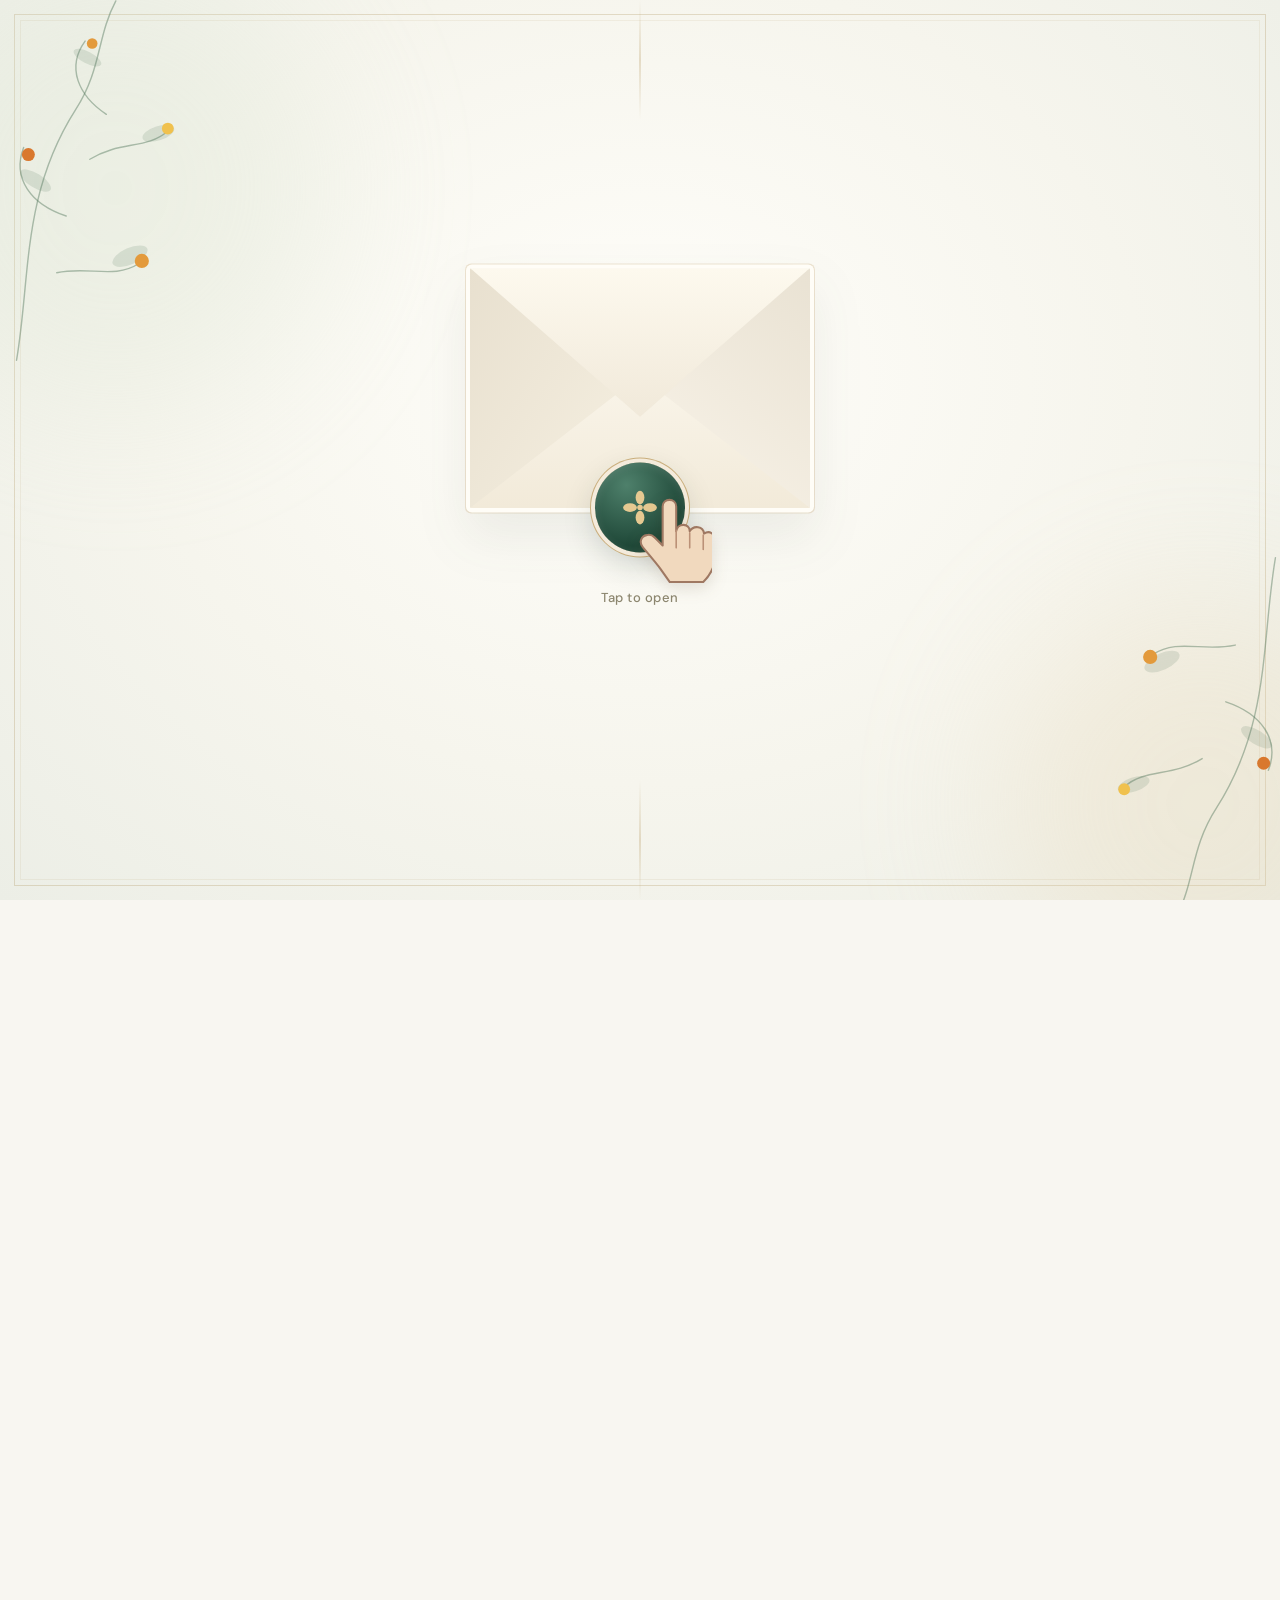
<file: index.html>
<!DOCTYPE html>
<html lang="ml">
<head>
  <meta charset="UTF-8" />
  <meta name="viewport" content="width=device-width, initial-scale=1" />
  <title>അരുൺ &amp; ഐശ്വര്യ | നിശ്ചയ ക്ഷണം</title>
  <meta name="description" content="അരുണിന്റെയും ഐശ്വര്യയുടെയും നിശ്ചയത്തിലേക്ക് താങ്കളെ സാദരം ക്ഷണിക്കുന്നു. ഞായറാഴ്ച, 29 നവംബർ 2026, രാവിലെ 10:00 മുതൽ. ലിറ്റിൽ ബേ ഇവന്റ്സ്, യൂണിറ്റി നഗർ, കുറിയച്ചിറ." />
  <meta property="og:title" content="അരുൺ &amp; ഐശ്വര്യ | നിശ്ചയം" />
  <meta property="og:description" content="ഞായറാഴ്ച, 29 നവംബർ 2026 · രാവിലെ 10:00 മുതൽ · ലിറ്റിൽ ബേ ഇവന്റ്സ്, യൂണിറ്റി നഗർ, കുറിയച്ചിറ." />
  <meta property="og:image" content="assets/couple.jpg" />
  <meta name="theme-color" content="#f8f6f1" />
  <link rel="preconnect" href="https://fonts.googleapis.com" />
  <link rel="preconnect" href="https://fonts.gstatic.com" crossorigin />
  <link href="https://fonts.googleapis.com/css2?family=Cormorant+Garamond:ital,wght@0,500;0,600;1,500;1,600&family=DM+Sans:wght@500;600;700&family=Noto+Sans+Malayalam:wght@400;500;600;700&family=Noto+Serif+Malayalam:wght@500;600;700&display=swap" rel="stylesheet" />
  <link rel="stylesheet" href="css/styles.css?v=22" />
  <link rel="icon" href="data:image/svg+xml,%3Csvg xmlns='http://www.w3.org/2000/svg' viewBox='0 0 32 32'%3E%3Ccircle cx='16' cy='16' r='15' fill='%232d5144'/%3E%3Cpath d='M16 7c2 3 2 5 0 8-2-3-2-5 0-8zm0 10c2 3 2 5 0 8-2-3-2-5 0-8zM7 16c3-2 5-2 8 0-3 2-5 2-8 0zm10 0c3-2 5-2 8 0-3 2-5 2-8 0z' fill='%23e6c991'/%3E%3C/svg%3E" />
  <script>
    (function () {
      try {
        var q = new URLSearchParams(location.search);
        if (q.get("cover") === "1" || sessionStorage.getItem("invite-open") === "1") {
          document.documentElement.classList.add("invite-open");
        }
      } catch (e) {}
    })();
  </script>
</head>
<body class="locked">
  <div class="scroll-progress" aria-hidden="true"></div>
  <div class="opening" role="region" aria-label="Open the invitation">
    <div class="opening-ambient opening-ambient-a"></div>
    <div class="opening-ambient opening-ambient-b"></div>
    <div class="splash-rule splash-rule-top"></div>
    <div class="splash-rule splash-rule-bottom"></div>
    <svg class="splash-botanical left" viewBox="0 0 220 340" aria-hidden="true">
      <g fill="none" stroke="currentColor" stroke-width="1.2" stroke-linecap="round">
        <path d="M36 320C48 250 40 180 86 108c22-34 18-62 34-92" />
        <path d="M70 246c28-6 48 6 70-8" />
        <path d="M78 198c-30-10-46-32-36-58" />
        <path d="M98 150c26-16 48-8 66-24" />
        <path d="M112 112c-24-16-34-40-18-62" />
      </g>
      <g fill="currentColor" opacity="0.35">
        <ellipse cx="132" cy="232" rx="16" ry="7" transform="rotate(-24 132 232)" />
        <ellipse cx="52" cy="168" rx="15" ry="6" transform="rotate(32 52 168)" />
        <ellipse cx="156" cy="128" rx="14" ry="6" transform="rotate(-18 156 128)" />
        <ellipse cx="96" cy="64" rx="13" ry="5" transform="rotate(28 96 64)" />
      </g>
      <g>
        <circle cx="142" cy="236" r="6" fill="#e39a3c" />
        <circle cx="46" cy="146" r="5.5" fill="#d9782e" />
        <circle cx="164" cy="124" r="5" fill="#f0c14e" />
        <circle cx="100" cy="52" r="4.5" fill="#e39a3c" />
      </g>
    </svg>
    <svg class="splash-botanical right" viewBox="0 0 220 340" aria-hidden="true">
      <g fill="none" stroke="currentColor" stroke-width="1.2" stroke-linecap="round">
        <path d="M36 320C48 250 40 180 86 108c22-34 18-62 34-92" />
        <path d="M70 246c28-6 48 6 70-8" />
        <path d="M78 198c-30-10-46-32-36-58" />
        <path d="M98 150c26-16 48-8 66-24" />
      </g>
      <g fill="currentColor" opacity="0.35">
        <ellipse cx="132" cy="232" rx="16" ry="7" transform="rotate(-24 132 232)" />
        <ellipse cx="52" cy="168" rx="15" ry="6" transform="rotate(32 52 168)" />
        <ellipse cx="156" cy="128" rx="14" ry="6" transform="rotate(-18 156 128)" />
      </g>
      <g>
        <circle cx="142" cy="236" r="6" fill="#e39a3c" />
        <circle cx="46" cy="146" r="5.5" fill="#d9782e" />
        <circle cx="164" cy="124" r="5" fill="#f0c14e" />
      </g>
    </svg>

    <div class="opening-center">
      <div class="envelope" aria-hidden="true">
        <div class="envelope-paper"></div>
        <div class="env-left"></div>
        <div class="env-right"></div>
        <div class="env-bottom"></div>
        <div class="env-flap"></div>
      </div>
      <button class="seal-button" type="button" aria-label="Tap to open the invitation">
        <span class="ring ring-one"></span>
        <span class="ring ring-two"></span>
        <svg class="seal-flower" viewBox="0 0 64 64" aria-hidden="true">
          <g fill="currentColor">
            <ellipse cx="32" cy="16" rx="7" ry="11" />
            <ellipse cx="32" cy="48" rx="7" ry="11" />
            <ellipse cx="16" cy="32" rx="11" ry="7" />
            <ellipse cx="48" cy="32" rx="11" ry="7" />
            <circle cx="32" cy="32" r="4.5" />
          </g>
        </svg>
      </button>
      <div class="finger-demo" aria-hidden="true">
        <svg viewBox="0 0 98 116" xmlns="http://www.w3.org/2000/svg">
          <path d="M33 97c-6-8-13-16-22-27-5-6-2-14 5-15 3-1 7 0 10 3l10 10V19c0-11 17-11 17 0v31c2-11 17-10 17 0 5-8 17-6 18 3 8-5 15 2 15 11v12c0 16-5 27-16 38H45Z" fill="#f1d9be" stroke="#9f7862" stroke-width="2.6" stroke-linejoin="round"></path>
          <path d="M53 49v22m17-19v19m17-16v18" fill="none" stroke="#bb9177" stroke-width="2" stroke-linecap="round"></path>
        </svg>
      </div>
      <p class="tap-hint">Tap to open</p>
    </div>
  </div>

  <main class="experience">
    <header class="topline">
      <span class="brand-dot" aria-hidden="true">✽</span>
      <span class="brand-label">Together in Tradition</span>
      <button class="icon-button" type="button" data-share aria-label="ക്ഷണം പങ്കിടുക">
        <svg class="ui-icon" viewBox="0 0 24 24" aria-hidden="true">
          <circle cx="6" cy="12" r="2"></circle>
          <circle cx="17" cy="6.5" r="2"></circle>
          <circle cx="17" cy="17.5" r="2"></circle>
          <path d="M8 11.2 15 7.6M8 12.8l7 3.6"></path>
        </svg>
      </button>
    </header>

    <div class="scroll-story">
      <div class="story-pin">
        <div class="hero-photo-wrap">
          <figure class="photo-card">
            <img class="story-photo" src="assets/couple.jpg?v=5" alt="അരുണും ഐശ്വര്യയും ക്ഷേത്രോദ്യാനത്തിൽ" />
          </figure>
        </div>
        <div class="story-veil" aria-hidden="true"></div>
      </div>

      <div class="story-sheet">
    <section class="hero">
      <h2 class="ceremony-heading"><span>Engagement Ceremony</span></h2>
      <div class="hero-copy">
        <p class="hero-tiny">ഈ നിശ്ചയത്തിലേക്ക്<br />താങ്കളെ സാദരം ക്ഷണിക്കുന്നു</p>
        <h1 class="couple-names">
          <span class="name">അരുൺ</span>
          <span class="kin">ശ്രീ. രവി <span class="late">(Late)</span> &amp; ശ്രീമതി കോമള<br />എന്നിവരുടെ മകന്‍</span>
          <span class="amp">&amp;</span>
          <span class="name">ഐശ്വര്യ</span>
          <span class="kin">ശ്രീ. സുധീഷ് &amp; ശ്രീമതി അമ്പിളി<br />എന്നിവരുടെ മകൾ</span>
        </h1>
        <div class="hero-date">
          <span>29</span>
          <span>നവംബർ 2026<small>ഞായർ · രാവിലെ 10:00 മുതൽ</small></span>
        </div>
      </div>
    </section>

    <section class="venue" id="celebration">
      <div class="venue-inner">
        <article class="venue-card reveal">
          <div class="location-illustration" aria-hidden="true">
            <svg class="map-art" viewBox="0 0 400 320" preserveAspectRatio="xMidYMid slice">
              <defs>
                <pattern id="lattice" width="48" height="48" patternUnits="userSpaceOnUse" patternTransform="rotate(45)">
                  <path d="M0 0 H48 V48" fill="none" stroke="rgba(176, 188, 166, 0.85)" stroke-width="1.25" />
                </pattern>
              </defs>
              <rect width="400" height="320" fill="url(#lattice)" />
              <path class="road" d="M-30 240 C 90 200, 170 130, 440 60" />
              <path class="road" d="M70 360 C 140 230, 210 170, 250 -10" />
              <path class="road" d="M-20 110 C 130 150, 230 80, 440 170" />
            </svg>
            <div class="location-pin">
              <svg class="ui-icon" viewBox="0 0 24 24"><path d="M12 21s7-6.1 7-11a7 7 0 1 0-14 0c0 4.9 7 11 7 11z"></path><circle cx="12" cy="10" r="2.2"></circle></svg>
            </div>
          </div>
          <div class="venue-details">
            <p class="eyebrow venue-kicker">The venue</p>
            <h3>Little Bay Events</h3>
            <p>Unity Nagar, Kuriachira</p>
            <a class="primary-button maps-button" href="https://www.google.com/maps/search/?api=1&amp;query=Little%20Bay%20Events%2C%20Unity%20Nagar%2C%20Kuriachira%2C%20Thrissur" target="_blank" rel="noopener noreferrer">
              <svg class="ui-icon" viewBox="0 0 24 24" aria-hidden="true"><path d="M12 21s7-6.1 7-11a7 7 0 1 0-14 0c0 4.9 7 11 7 11z"></path><circle cx="12" cy="10" r="2.2"></circle></svg>
              Find on Google Maps
              <span aria-hidden="true">→</span>
            </a>
          </div>
        </article>
      </div>
    </section>

    <section class="blessings">
      <span class="blessings-decor decor-a" aria-hidden="true">a</span>
      <span class="blessings-decor decor-b" aria-hidden="true">&amp;</span>
      <div class="blessings-content">
        <p class="bless-kicker">Your love means everything</p>
        <h2>ആശംസകൾ</h2>
        <div class="bless-ornament" aria-hidden="true">✦</div>
        <p class="bless-message">നിങ്ങളുടെ സ്നേഹവും അനുഗ്രഹങ്ങളും<br />ഈ പുതിയ തുടക്കത്തിന് കരുത്താകട്ടെ.</p>
        <button class="bless-button" type="button" data-bless>
          <svg class="ui-icon" viewBox="0 0 24 24" aria-hidden="true"><path d="M12 20s-7-4.4-7-8.5A4 4 0 0 1 12 8a4 4 0 0 1 7 3.5C19 15.6 12 20 12 20z"></path></svg>
          Give Blessings
          <span aria-hidden="true">→</span>
        </button>
        <p class="bless-small">Share a little love with the couple</p>
      </div>
    </section>

    <footer class="footer">
      <div class="footer-flower" aria-hidden="true">✽</div>
      <p>അരുൺ <em>&amp;</em> ഐശ്വര്യ</p>
      <span class="when">29 നവംബർ 2026</span>
    </footer>
      </div>
    </div>
  </main>

  <div class="thanks-overlay" role="dialog" aria-modal="true" aria-labelledby="thanks-title">
    <div class="petal-field" aria-hidden="true"></div>
    <div class="thanks-card">
      <div class="check-circle" aria-hidden="true">
        <svg class="ui-icon" viewBox="0 0 24 24"><path d="M5 12.5 10 17l9-10"></path></svg>
      </div>
      <p class="eyebrow">നന്ദി</p>
      <h2 id="thanks-title">ആശംസകൾ ലഭിച്ചു</h2>
      <p>നിങ്ങളുടെ സ്നേഹം ഈ സന്ധ്യയിൽ അരുണിനോടും ഐശ്വര്യയോടും ഒപ്പമുണ്ടാകും.</p>
    </div>
  </div>
  <script src="js/invite.js"></script>
</body>
</html>
</file>
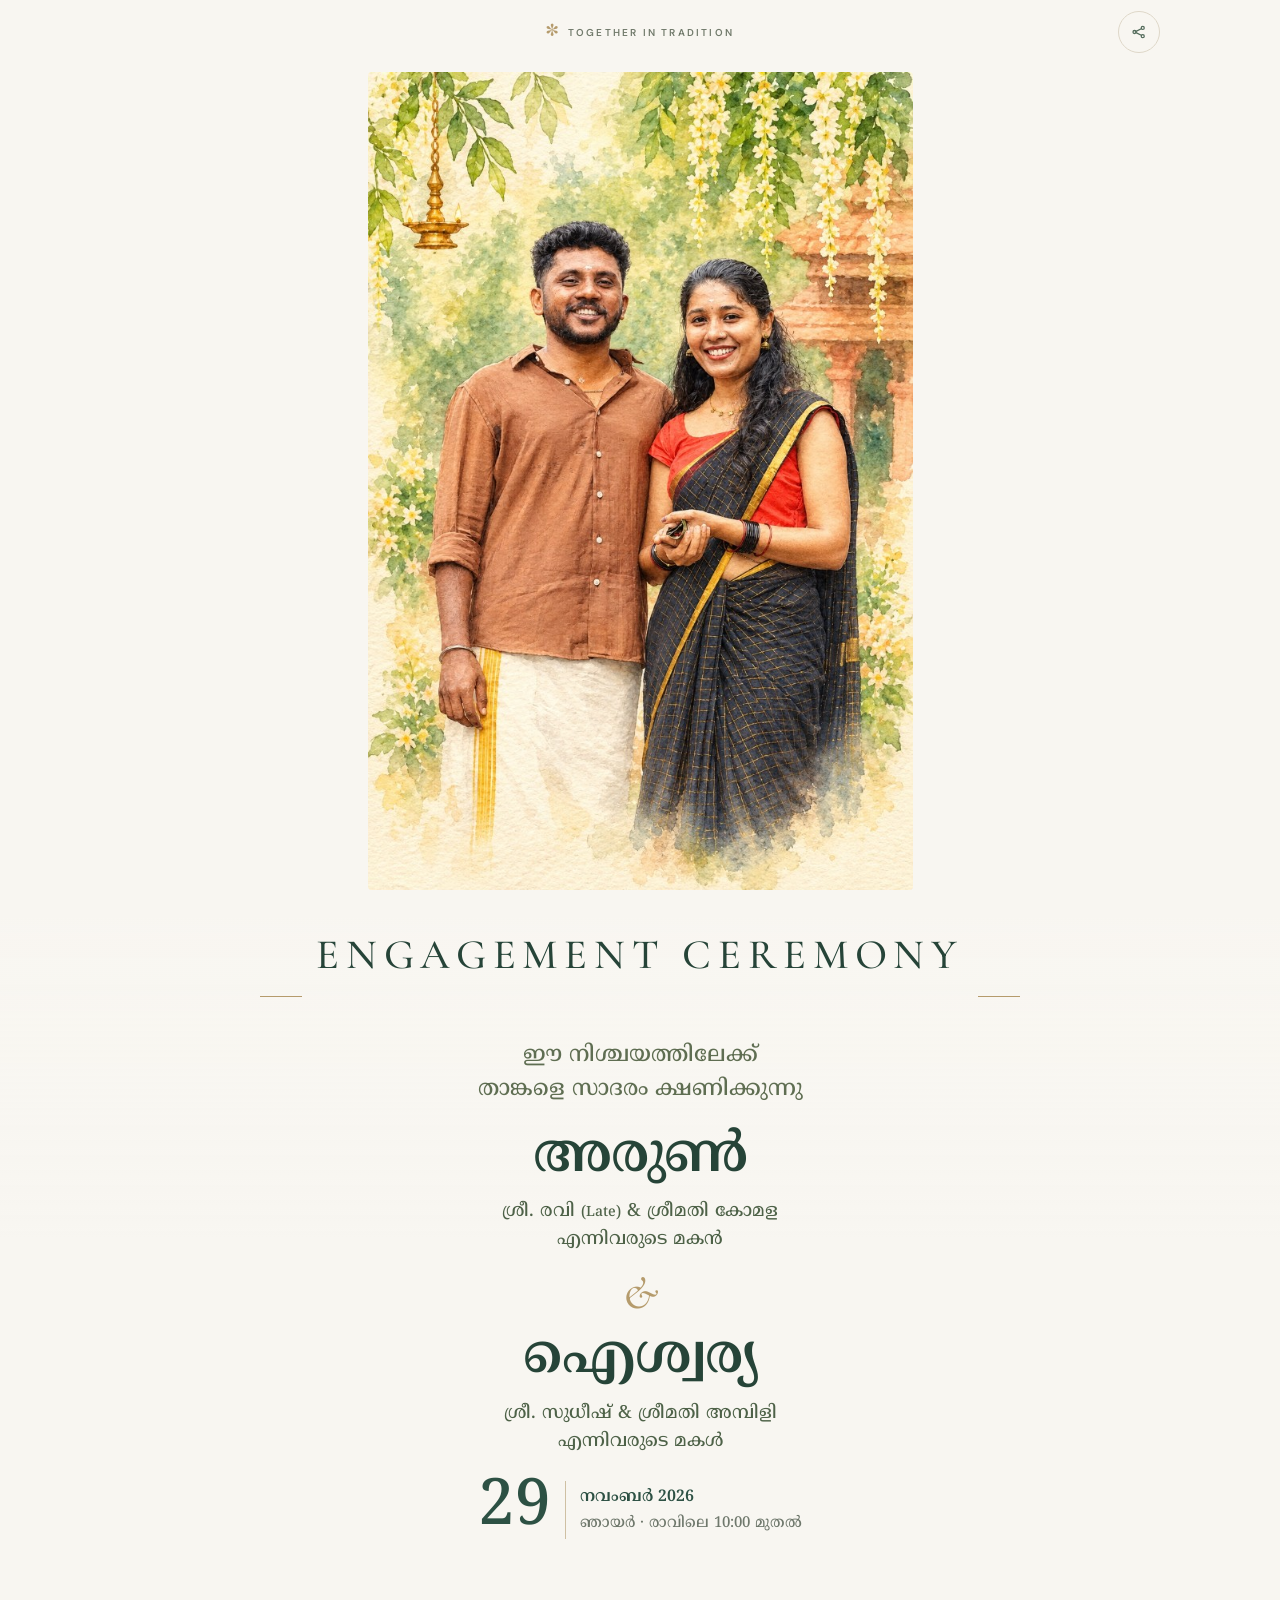
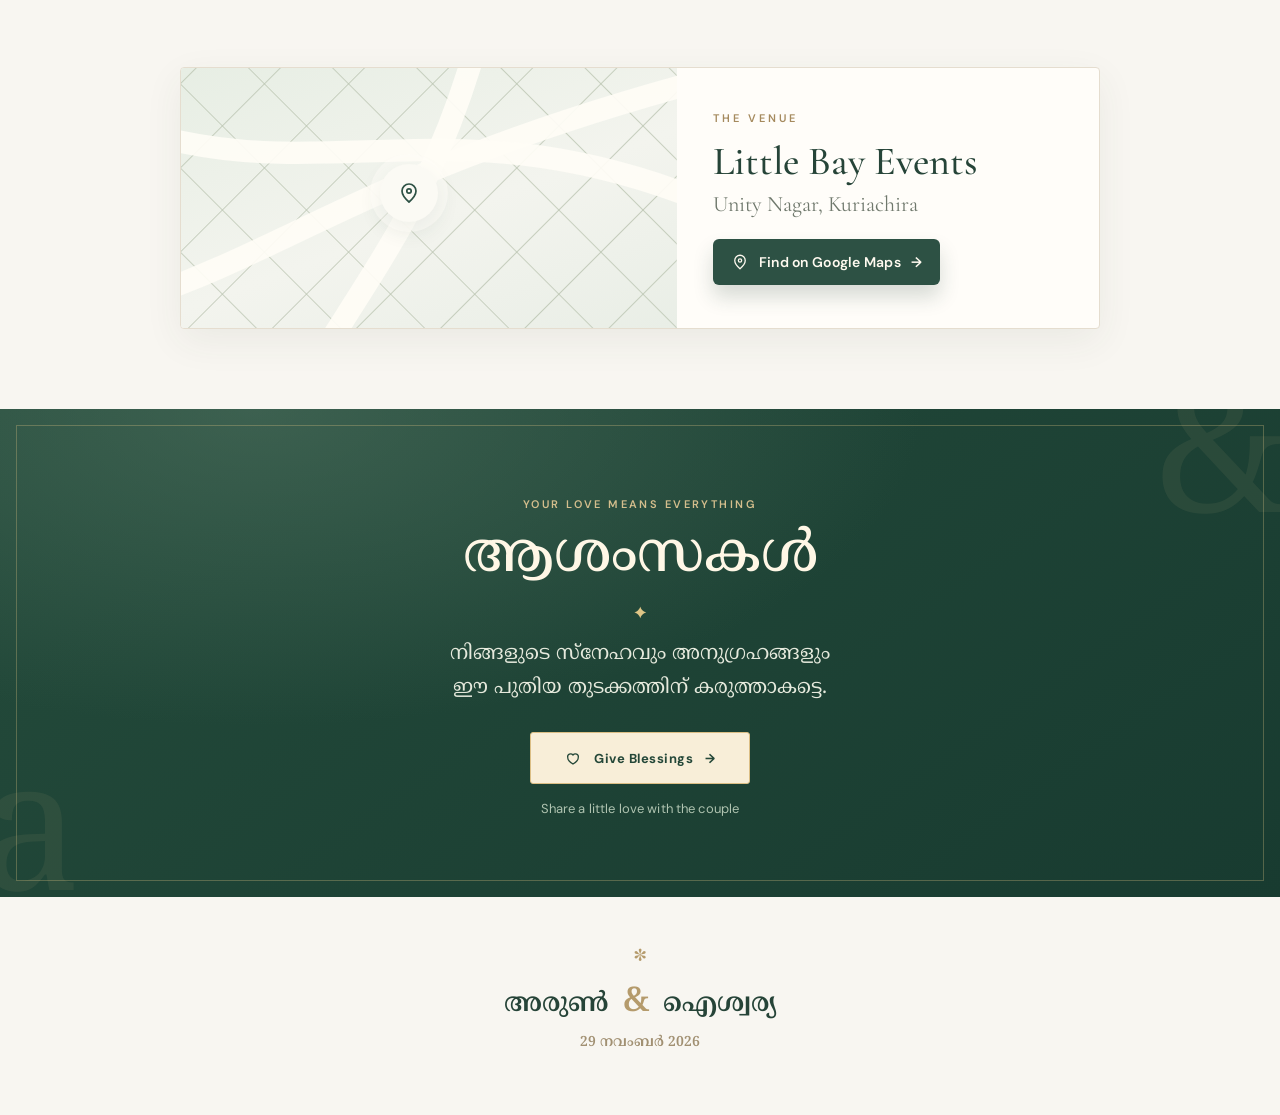
<file: details.html>
<!DOCTYPE html>
<html lang="ml">
<head>
  <meta charset="UTF-8" />
  <meta http-equiv="refresh" content="0; url=index.html?cover=1#celebration" />
  <title>അരുൺ &amp; ഐശ്വര്യ</title>
  <script>location.replace("index.html?cover=1#celebration");</script>
</head>
<body></body>
</html>
</file>
<file: css/styles.css>
:root {
  --ivory: #f8f6f1;
  --paper: #fffdf9;
  --forest: #2d5144;
  --deep: #264438;
  --sage: #91a495;
  --gold: #b59b6c;
  --gold-pale: #e4d3b0;
  --ink: #2e4038;
  --muted: #7a8078;
  --line: #e3dcd0;
  --script: "Noto Serif Malayalam", "Cormorant Garamond", Georgia, serif;
  --en: "Noto Sans Malayalam", "DM Sans", sans-serif;
  --flourish: "Noto Serif Malayalam", "Cormorant Garamond", serif;
}

*,
*::before,
*::after { box-sizing: border-box; }

html { scroll-behavior: smooth; }

body {
  margin: 0;
  background: var(--ivory);
  color: var(--ink);
  font-family: var(--en);
  -webkit-font-smoothing: antialiased;
}

body.locked { overflow: hidden; }

img { max-width: 100%; display: block; }

a { color: inherit; }

button, a { -webkit-tap-highlight-color: transparent; }

.ui-icon {
  width: 18px;
  height: 18px;
  fill: none;
  stroke: currentColor;
  stroke-width: 1.7;
  stroke-linecap: round;
  stroke-linejoin: round;
  flex-shrink: 0;
}

.scroll-progress {
  position: fixed;
  left: 0;
  top: 0;
  height: 3px;
  width: 0;
  background: linear-gradient(90deg, var(--gold), #7d9d84);
  z-index: 40;
  pointer-events: none;
}

/* Opening */
.opening {
  position: fixed;
  inset: 0;
  z-index: 50;
  display: flex;
  align-items: center;
  justify-content: center;
  overflow: hidden;
  background: radial-gradient(ellipse at 50% 42%, #fffefa, #f6f5ed 55%, #eceee6 100%);
  transition: opacity 1.1s ease, visibility 1.1s ease;
}

.opening.exiting {
  opacity: 0;
  visibility: hidden;
  pointer-events: none;
}

.opening::before,
.opening::after {
  content: "";
  position: absolute;
  pointer-events: none;
}

.opening::before {
  inset: 14px;
  border: 1px solid rgba(168, 139, 82, 0.28);
}

.opening::after {
  inset: 20px;
  border: 1px solid rgba(168, 139, 82, 0.1);
}

html.invite-open .opening { display: none; }

.opening-ambient {
  position: absolute;
  border-radius: 50%;
  filter: blur(74px);
  opacity: 0.28;
}

.opening-ambient-a {
  width: 34vw;
  height: 35vw;
  min-width: 220px;
  min-height: 220px;
  background: #d7e3cf;
  left: -8%;
  top: -4%;
  animation: ambient 9s ease-in-out infinite alternate;
}

.opening-ambient-b {
  width: 32vw;
  height: 32vw;
  min-width: 220px;
  min-height: 220px;
  background: #ead6b1;
  right: -10%;
  bottom: -12%;
  animation: ambient 8s 1.8s ease-in-out infinite alternate;
}

.splash-rule {
  position: absolute;
  left: 50%;
  width: 1px;
  height: min(18vh, 120px);
  background: linear-gradient(transparent, rgba(177, 145, 84, 0.55), transparent);
  transform: translateX(-50%);
}

.splash-rule-top { top: 0; }
.splash-rule-bottom { bottom: 0; }

.splash-botanical {
  position: absolute;
  width: clamp(150px, 26vw, 260px);
  height: auto;
  color: rgba(82, 119, 91, 0.45);
  pointer-events: none;
}

.splash-botanical.left {
  top: -2%;
  left: -2%;
}

.splash-botanical.right {
  bottom: -4%;
  right: -3%;
  transform: rotate(180deg);
}

.opening-center {
  position: relative;
  display: flex;
  flex-direction: column;
  align-items: center;
  transform: translateY(-1.5vh);
}

.envelope {
  width: clamp(240px, 68vw, 340px);
  height: clamp(172px, 48vw, 240px);
  margin-bottom: -46px;
  position: relative;
  filter: drop-shadow(0 25px 25px rgba(47, 65, 47, 0.08));
  animation: floaty 5s ease-in-out infinite;
}

.envelope-paper {
  position: absolute;
  inset: 1px;
  background: #fffdf7;
  border: 1px solid #dacaa8;
  box-shadow: 0 0 0 5px #fffdf7, 0 0 0 6px rgba(185, 148, 88, 0.23);
  border-radius: 2px;
}

.env-left,
.env-right,
.env-bottom,
.env-flap {
  position: absolute;
  inset: 0;
}

.env-left {
  background: linear-gradient(120deg, #e8e0cf, #fdf8eb);
  clip-path: polygon(0 0, 53% 55%, 0 100%);
}

.env-right {
  background: linear-gradient(220deg, #e9e2d3, #fffaf1);
  clip-path: polygon(100% 0, 47% 55%, 100% 100%);
}

.env-bottom {
  background: linear-gradient(0deg, #f2ead9, #fffdf7);
  clip-path: polygon(0 100%, 50% 45%, 100% 100%);
}

.env-flap {
  background: linear-gradient(180deg, #fdf9ee, #e9dfcd);
  clip-path: polygon(0 0, 50% 62%, 100% 0);
  filter: drop-shadow(0 2px 2px rgba(104, 76, 43, 0.08));
  transform-origin: 50% 0;
  transition: transform 850ms ease;
  z-index: 2;
}

.seal-button {
  position: relative;
  border: 0;
  border-radius: 50%;
  width: 90px;
  height: 90px;
  padding: 0;
  background: radial-gradient(circle at 35% 25%, #4e806b, #1f4838 68%);
  box-shadow:
    0 0 0 4px #f4ebdc,
    0 0 0 5px #c9ad7b,
    0 12px 33px rgba(29, 57, 43, 0.2),
    inset 0 2px 8px rgba(255, 255, 255, 0.13);
  display: grid;
  place-items: center;
  cursor: pointer;
  color: #e6c991;
  z-index: 3;
  transition: transform 0.3s, box-shadow 0.3s;
}

.seal-button:hover,
.seal-button:focus-visible {
  transform: scale(1.06);
  outline: none;
}

.seal-button:focus-visible {
  box-shadow:
    0 0 0 4px #f4ebdc,
    0 0 0 5px #c9ad7b,
    0 0 0 8px rgba(45, 81, 68, 0.35);
}

.seal-button:active { transform: scale(0.96); }

.seal-flower { width: 40px; height: 40px; }

.finger-demo {
  position: absolute;
  left: calc(50% - 6px);
  top: calc(clamp(172px, 48vw, 240px) - 18px);
  width: 78px;
  height: 94px;
  z-index: 6;
  pointer-events: none;
  transform-origin: 26px 14px;
  filter: drop-shadow(0 5px 8px rgba(82, 59, 35, 0.15));
  animation: gestureTap 4.1s cubic-bezier(0.56, 0.08, 0.28, 1) infinite;
}

.finger-demo svg {
  display: block;
  width: 100%;
  height: 100%;
}

.opening.opening-now .finger-demo {
  opacity: 0;
  transition: opacity 0.15s;
}

@keyframes gestureTap {
  0%, 14% { opacity: 0; transform: translate(63px, 60px) rotate(12deg); }
  29% { opacity: 0.95; transform: translate(6px, 8px) rotate(-5deg); }
  37%, 47% { opacity: 1; transform: translate(0, 0) rotate(-7deg) scale(0.94); }
  57% { opacity: 1; transform: translate(5px, 6px) rotate(-3deg); }
  73%, 100% { opacity: 0; transform: translate(55px, 52px) rotate(9deg); }
}

.ring {
  border: 1px solid #ba995c;
  border-radius: 50%;
  position: absolute;
  inset: -17px;
  animation: sealPulse 2.6s ease-in-out infinite;
  opacity: 0;
  pointer-events: none;
}

.ring-two { animation-delay: 1.3s; }

.tap-hint {
  margin: 36px 0 0;
  font-family: "DM Sans", sans-serif;
  font-size: 13px;
  letter-spacing: 0.04em;
  font-weight: 500;
  color: #8c866f;
  animation: hint 2.6s ease-in-out infinite;
}

.opening.opening-now .env-flap { transform: rotateX(168deg); }
.opening.opening-now .seal-button {
  transform: scale(1.45);
  opacity: 0;
  transition: transform 0.8s, opacity 0.65s;
}
.opening.opening-now .envelope {
  transform: translateY(-9px);
  animation: none;
}
.opening.opening-now .tap-hint {
  opacity: 0;
  transition: opacity 0.15s;
}

.experience {
  min-height: 100vh;
  opacity: 0;
  pointer-events: none;
  transform: translateY(56px) scale(0.978);
  transform-origin: 50% 0;
  transition: opacity 1.05s ease, transform 1.35s cubic-bezier(0.19, 1, 0.22, 1);
}

.experience.visible,
html.invite-open .experience {
  opacity: 1;
  pointer-events: auto;
  transform: none;
}

html.invite-open body.locked { overflow: auto; }

.topline {
  position: relative;
  z-index: 12;
  height: 64px;
  max-width: 1120px;
  margin: 0 auto;
  padding: 0 clamp(18px, 4vw, 40px);
  display: flex;
  align-items: center;
  justify-content: center;
  gap: 10px;
  background: transparent;
}

.brand-dot {
  color: var(--gold);
  font-size: 18px;
  line-height: 1;
}

.brand-label,
.page-count {
  font-family: "DM Sans", sans-serif;
  font-size: 10px;
  letter-spacing: 0.22em;
  font-weight: 600;
  text-transform: uppercase;
  color: #727b6c;
}

.page-count { letter-spacing: 0.16em; }

.back-link {
  display: inline-flex;
  align-items: center;
  gap: 8px;
  text-decoration: none;
  font-size: 12px;
  font-weight: 600;
  letter-spacing: 0.08em;
  color: var(--forest);
}

.back-link:hover { color: #af874c; }

.icon-button {
  position: absolute;
  right: clamp(18px, 4vw, 40px);
  margin-left: 0;
  background: transparent;
  border: 1px solid #ded7c8;
  border-radius: 50%;
  width: 42px;
  height: 42px;
  color: #536b5b;
  display: grid;
  place-items: center;
  cursor: pointer;
}

.icon-button:hover { background: #fff; }
.icon-button:focus-visible {
  outline: 2px solid var(--gold);
  outline-offset: 3px;
}

.scroll-story {
  position: relative;
}

.story-pin {
  position: sticky;
  top: 0;
  z-index: 0;
  display: flex;
  justify-content: center;
  padding: 8px 24px 28px;
  pointer-events: none;
}

.story-veil {
  position: absolute;
  inset: 0;
  background: linear-gradient(180deg, rgba(248, 246, 241, 0.72), rgba(248, 246, 241, 0.96));
  opacity: 0;
  pointer-events: none;
  transition: opacity 0.6s ease;
}

.story-photo {
  transform-origin: center center;
  will-change: opacity, transform;
  transition: opacity 0.55s ease, transform 0.8s cubic-bezier(0.22, 0.8, 0.28, 1);
}

.story-sheet {
  position: relative;
  z-index: 1;
  background: linear-gradient(
    180deg,
    rgba(248, 246, 241, 0.72) 0,
    rgba(248, 246, 241, 0.9) 90px,
    rgba(248, 246, 241, 0.97) 200px,
    var(--ivory) 320px
  );
}

.hero {
  max-width: 1120px;
  margin: 0 auto;
  padding: 8px 24px 72px;
  display: flex;
  flex-direction: column;
  align-items: center;
  gap: 28px;
}

.ceremony-heading {
  margin: 4px 0 6px;
  font-family: "Cormorant Garamond", Georgia, serif;
  font-weight: 500;
  font-size: clamp(22px, 4vw, 42px);
  line-height: 1.2;
  letter-spacing: 0.16em;
  text-transform: uppercase;
  text-align: center;
  color: var(--deep);
  animation: ceremonyRise 1.15s cubic-bezier(0.22, 0.8, 0.28, 1) both;
}

.ceremony-heading span {
  display: inline-block;
  position: relative;
  padding-bottom: 16px;
}

.ceremony-heading span::before,
.ceremony-heading span::after {
  content: "";
  position: absolute;
  bottom: 0;
  height: 1px;
  width: 42px;
  background: var(--gold);
  transform: scaleX(0);
  animation: ceremonyLine 0.9s 0.45s cubic-bezier(0.22, 0.8, 0.28, 1) forwards;
}

.ceremony-heading span::before {
  right: calc(100% + 14px);
  transform-origin: right center;
}

.ceremony-heading span::after {
  left: calc(100% + 14px);
  transform-origin: left center;
}

@keyframes ceremonyRise {
  from {
    opacity: 0;
    transform: translateY(22px);
    letter-spacing: 0.32em;
  }
  to {
    opacity: 1;
    transform: none;
    letter-spacing: 0.16em;
  }
}

@keyframes ceremonyLine {
  to { transform: scaleX(1); }
}

.hero-photo-wrap {
  width: min(545px, 88vw);
  display: flex;
  justify-content: center;
}

.photo-card {
  width: 100%;
  margin: 0;
  background: transparent;
  border-radius: 3px;
  overflow: hidden;
}

.photo-card img {
  width: 100%;
  height: auto;
  object-fit: contain;
  border-radius: 3px;
}

.photo-grain {
  position: absolute;
  inset: 0;
  pointer-events: none;
  background: linear-gradient(180deg, rgba(248, 241, 233, 0.2), transparent 28%, transparent 72%, rgba(248, 238, 224, 0.28));
}

.photo-tag {
  position: absolute;
  left: 0;
  bottom: 22px;
  background: #f9f5e9;
  padding: 12px 20px 10px;
  font-family: var(--flourish);
  font-size: 28px;
  line-height: 1;
  color: #5a7059;
  transform: rotate(-5deg);
  box-shadow: 0 10px 25px rgba(32, 59, 48, 0.12);
  border: 1px solid #e5d8bb;
}

.photo-side-note {
  writing-mode: vertical-rl;
  position: absolute;
  right: 0;
  top: 16%;
  font-size: 9px;
  letter-spacing: 0.22em;
  color: #a18c65;
  font-weight: 600;
}

.hero-copy {
  text-align: center;
  width: min(100%, 420px);
  position: relative;
}

.overline {
  display: flex;
  align-items: center;
  justify-content: center;
  gap: 14px;
  margin: 0;
  font-family: var(--script);
  font-size: 16px;
  letter-spacing: 0.01em;
  font-weight: 500;
  text-transform: none;
  color: #8c7b5b;
}

.gold-rule {
  height: 1px;
  width: 36px;
  background: #d0b683;
}

.hero-tiny {
  font-family: var(--script);
  font-style: normal;
  font-weight: 500;
  font-size: 22px;
  line-height: 1.55;
  color: #5f6e52;
  margin: 8px 0 18px;
}

.couple-names { margin: 0; }

.name {
  display: block;
  font-family: var(--script);
  font-weight: 600;
  font-style: normal;
  font-size: 54px;
  line-height: 1.25;
  letter-spacing: -0.03em;
  color: var(--deep);
}

.kin {
  display: block;
  margin-top: 6px;
  font-family: var(--script);
  font-size: 18px;
  font-weight: 500;
  line-height: 1.55;
  color: #4e6248;
}

.late {
  font-size: 0.78em;
  letter-spacing: 0.01em;
}

.amp {
  display: block;
  margin: 16px 0 10px;
  font-family: "Cormorant Garamond", Georgia, serif;
  font-style: italic;
  font-weight: 500;
  font-size: 46px;
  line-height: 1;
  color: var(--gold);
}

.hero-small-rule {
  display: flex;
  align-items: center;
  justify-content: center;
  gap: 14px;
  margin: 26px 0 22px;
  color: var(--gold);
}

.hero-small-rule i {
  width: 42px;
  height: 1px;
  background: #d8c7a4;
}

.hero-subtitle {
  margin: 0 0 24px;
  font-family: var(--script);
  font-size: 18px;
  line-height: 1.7;
  color: #74776b;
}

.hero-date {
  display: flex;
  align-items: center;
  justify-content: center;
  gap: 14px;
  margin-top: 26px;
  color: var(--forest);
}

.hero-date > span:first-child {
  font-family: var(--script);
  font-weight: 500;
  font-size: 64px;
  line-height: 0.9;
  border-right: 1px solid #cfc0a3;
  padding-right: 14px;
}

.hero-date > span:last-child {
  font-family: var(--script);
  font-size: 16px;
  letter-spacing: 0;
  font-weight: 600;
  text-align: left;
}

.hero-date small {
  display: block;
  margin-top: 7px;
  font-family: var(--script);
  font-size: 15px;
  font-weight: 500;
  letter-spacing: 0;
  color: #6f786c;
}

.hero-actions {
  display: flex;
  flex-wrap: wrap;
  align-items: center;
  justify-content: center;
  gap: 18px 22px;
  margin-top: 28px;
}

.primary-button,
.secondary-button {
  text-decoration: none;
  display: inline-flex;
  align-items: center;
  gap: 10px;
  border-radius: 5px;
  font: 600 14px var(--en);
  letter-spacing: 0.04em;
  cursor: pointer;
  border: 0;
}

.primary-button {
  background: var(--forest);
  color: #fffaf0;
  padding: 15px 18px;
  box-shadow: 0 12px 20px rgba(35, 69, 53, 0.18);
  transition: transform 0.2s, background 0.2s;
}

.primary-button:hover {
  background: #3c624e;
  transform: translateY(-2px);
}

.secondary-button {
  background: transparent;
  color: var(--forest);
  padding: 8px 0;
}

.secondary-button:hover { color: #af874c; }

.text-action {
  background: none;
  border: 0;
  padding: 8px 0;
  display: inline-flex;
  align-items: center;
  gap: 10px;
  color: var(--forest);
  font: 600 14px var(--en);
  cursor: pointer;
  text-decoration: none;
}

.text-action:hover { color: #af874c; }

.section-divider {
  display: flex;
  align-items: center;
  justify-content: center;
  gap: 18px;
  color: var(--gold);
  padding: 6px 0 0;
}

.section-divider span {
  width: 64px;
  height: 1px;
  background: #dfd5c2;
}

.event {
  max-width: 1040px;
  margin: 0 auto;
  padding: 36px clamp(20px, 4vw, 42px) 72px;
}

.event-heading,
.venue-heading,
.blessings-content { text-align: center; }

.eyebrow {
  margin: 0;
  font-family: var(--en);
  font-style: normal;
  font-size: 13px;
  letter-spacing: 0;
  font-weight: 600;
  text-transform: none;
  color: #a58a5e;
}

.event h2,
.venue h2,
.message h2 {
  font-family: var(--script);
  font-weight: 500;
  font-size: clamp(34px, 5vw, 52px);
  line-height: 1.15;
  color: var(--deep);
  margin: 12px 0 8px;
}

.event-heading p:not(.eyebrow),
.venue-heading p:not(.eyebrow) {
  margin: 0;
  font-family: var(--script);
  font-style: italic;
  font-size: 22px;
  color: #5f6b5c;
}

.details-layout {
  display: flex;
  flex-direction: column;
  align-items: center;
  gap: 36px;
  margin: 42px auto 0;
  max-width: 860px;
}

.big-date {
  width: min(340px, 100%);
  height: 300px;
  border: 1px solid #d9ceb8;
  background: linear-gradient(135deg, #fbf8ef, #efece1);
  position: relative;
  display: grid;
  place-items: center;
  overflow: hidden;
}

.date-watermark {
  position: absolute;
  font-family: var(--script);
  font-weight: 500;
  font-size: 250px;
  line-height: 0.8;
  color: #ede5d5;
  right: 6px;
  top: 36px;
  user-select: none;
}

.date-inside {
  position: relative;
  display: flex;
  flex-direction: column;
  align-items: center;
  color: #3c5848;
}

.little-date,
.date-month {
  font-size: 11px;
  letter-spacing: 0.28em;
  font-weight: 600;
}

.date-inside strong {
  font-family: var(--script);
  font-weight: 500;
  font-size: 132px;
  line-height: 0.8;
  margin: 8px 0 16px;
}

.gold-hairline {
  position: absolute;
  inset: 12px;
  border: 1px solid rgba(199, 175, 130, 0.65);
  pointer-events: none;
}

.event-info {
  width: min(420px, 100%);
  display: flex;
  flex-direction: column;
  gap: 4px;
}

.detail-item {
  display: flex;
  align-items: flex-start;
  gap: 16px;
  padding: 16px 0;
  border-bottom: 1px solid var(--line);
}

.detail-icon {
  width: 48px;
  height: 48px;
  border: 1px solid #dcd1b9;
  border-radius: 50%;
  display: grid;
  place-items: center;
  color: #b08c51;
  flex: none;
}

.item-label {
  display: block;
  font-size: 11px;
  letter-spacing: 0.16em;
  text-transform: uppercase;
  color: #9d8c6a;
  font-weight: 600;
}

.detail-item strong {
  display: block;
  margin-top: 6px;
  font-family: var(--script);
  font-size: 22px;
  font-weight: 500;
  color: var(--deep);
}

.detail-item small {
  display: block;
  margin-top: 4px;
  color: #85877e;
  font-size: 13px;
}

.countdown {
  display: flex;
  gap: 18px;
  margin-top: 18px;
  color: var(--forest);
  font-size: 12px;
  letter-spacing: 0.08em;
  text-transform: uppercase;
}

.countdown strong {
  display: block;
  font-family: var(--script);
  font-size: 28px;
  font-weight: 500;
  letter-spacing: 0;
  line-height: 1;
  margin-bottom: 4px;
}

#celebration { scroll-margin-top: 84px; }

.venue {
  padding: 28px clamp(20px, 4vw, 42px) 80px;
}

.venue-actions {
  display: flex;
  flex-direction: column;
  align-items: center;
  gap: 8px;
  margin-top: 28px;
}

.venue-inner { max-width: 920px; margin: 0 auto; }

.venue-card {
  display: grid;
  grid-template-columns: 1fr;
  margin: 28px auto 0;
  background: var(--paper);
  border: 1px solid #e5ddcf;
  border-radius: 4px;
  box-shadow: 0 12px 38px rgba(53, 76, 56, 0.07);
  overflow: hidden;
}

.location-illustration {
  position: relative;
  height: 240px;
  background: linear-gradient(160deg, #e7eee4, #f3f4ee 55%, #e9eee6);
  overflow: hidden;
}

.map-art {
  position: absolute;
  inset: 0;
  width: 100%;
  height: 100%;
}

.map-art .road {
  fill: none;
  stroke: rgba(255, 253, 247, 0.92);
  stroke-width: 18;
  stroke-linecap: round;
}

.location-pin {
  position: absolute;
  left: 46%;
  top: 48%;
  transform: translate(-50%, -50%);
  width: 58px;
  height: 58px;
  border-radius: 50%;
  background: #fbfaf4;
  box-shadow: 0 0 0 10px rgba(255, 253, 247, 0.42), 0 8px 22px rgba(36, 74, 59, 0.12);
  display: grid;
  place-items: center;
  color: var(--forest);
  z-index: 2;
  animation: pinFloat 4s ease-in-out infinite;
}

.location-pin .ui-icon { width: 24px; height: 24px; }

.venue-details {
  padding: 36px 32px 40px;
  display: flex;
  flex-direction: column;
  align-items: flex-start;
  justify-content: center;
  text-align: left;
}

.maps-button {
  border-radius: 6px;
  padding: 14px 18px;
  font-family: "DM Sans", sans-serif;
  letter-spacing: 0.02em;
}

.venue-details .venue-kicker {
  margin: 0;
  font-family: "DM Sans", sans-serif;
  font-size: 11px;
  letter-spacing: 0.28em;
  font-weight: 600;
  text-transform: uppercase;
  color: #a58a5e;
}

.venue-details h3 {
  margin: 12px 0 6px;
  font-family: "Cormorant Garamond", serif;
  font-weight: 500;
  font-size: 40px;
  color: var(--deep);
}

.venue-details p:not(.venue-kicker) {
  margin: 0 0 22px;
  font-family: "Cormorant Garamond", serif;
  font-size: 22px;
  color: #6f786c;
}

.note {
  max-width: 640px;
  margin: 28px auto 0;
  text-align: center;
  font-family: var(--script);
  font-style: italic;
  font-size: 22px;
  line-height: 1.55;
  color: #5e6b60;
}

.blessings {
  position: relative;
  display: flex;
  align-items: center;
  justify-content: center;
  text-align: center;
  overflow: hidden;
  background:
    radial-gradient(ellipse at 20% 0%, rgba(82, 116, 98, 0.55), transparent 46%),
    linear-gradient(145deg, #244b3b, #183b30);
  color: #faf6e8;
  padding: 88px 24px 80px;
}

.blessings::before {
  content: "";
  position: absolute;
  inset: 16px;
  border: 1px solid rgba(214, 189, 128, 0.32);
  pointer-events: none;
}

.blessings-decor {
  position: absolute;
  font-family: var(--flourish);
  font-size: 180px;
  line-height: 1;
  color: rgba(213, 196, 145, 0.08);
  pointer-events: none;
}

.decor-a { left: -20px; bottom: -40px; }
.decor-b { right: -10px; top: -30px; }

.bless-kicker {
  margin: 0;
  font-family: "DM Sans", sans-serif;
  font-size: 11px;
  letter-spacing: 0.22em;
  font-weight: 600;
  text-transform: uppercase;
  color: #d4be8d;
}

.blessings h2 {
  font-family: var(--script);
  font-weight: 500;
  font-size: clamp(40px, 5vw, 56px);
  margin: 12px 0 0;
  color: #fff7e6;
}

.bless-ornament {
  margin: 14px 0 16px;
  color: #dfc586;
  font-size: 16px;
  line-height: 1;
}

.bless-message {
  max-width: 460px;
  margin: 0 auto 26px;
  font-family: var(--script);
  font-size: 20px;
  line-height: 1.7;
  color: #e5e9dc;
}

.bless-button {
  border: 1px solid #dbbe84;
  background: #f8eed8;
  color: #244738;
  border-radius: 3px;
  padding: 16px 22px;
  min-width: 220px;
  display: inline-flex;
  align-items: center;
  justify-content: center;
  gap: 12px;
  font: 700 13px "DM Sans", sans-serif;
  letter-spacing: 0.04em;
  cursor: pointer;
  transition: transform 0.25s, background 0.25s;
}

.bless-button:hover {
  transform: translateY(-3px);
  background: #fff8e6;
}

.bless-small {
  margin: 16px 0 0;
  font-size: 13px;
  letter-spacing: 0.01em;
  color: #afc3b0;
  font-family: "DM Sans", sans-serif;
  font-style: normal;
}

.footer {
  padding: 48px 20px 64px;
  text-align: center;
}

.footer-flower {
  color: var(--gold);
  font-size: 18px;
}

.footer p {
  margin: 14px auto 10px;
  font-family: var(--script);
  font-weight: 600;
  font-size: 26px;
  color: var(--deep);
}

.footer p em {
  font-family: var(--flourish);
  font-style: normal;
  font-size: 34px;
  color: var(--gold);
  margin: 0 6px;
}

.footer .when {
  display: block;
  font-family: var(--script);
  font-weight: 600;
  font-size: 14px;
  letter-spacing: 0;
  color: #a19072;
}

.footer .text-action { margin-top: 8px; }

.thanks-overlay {
  position: fixed;
  inset: 0;
  z-index: 60;
  background: rgba(23, 43, 37, 0.9);
  backdrop-filter: blur(12px);
  display: flex;
  align-items: center;
  justify-content: center;
  padding: 28px;
  visibility: hidden;
  opacity: 0;
  transition: visibility 0.4s, opacity 0.4s;
  overflow: hidden;
}

.thanks-overlay.active {
  visibility: visible;
  opacity: 1;
}

.thanks-card {
  position: relative;
  z-index: 2;
  width: min(420px, 100%);
  padding: 56px 32px 40px;
  text-align: center;
  border-radius: 170px 170px 8px 8px;
  background: linear-gradient(145deg, #fffdf6, #f5ead6);
  border: 1px solid #e9cb88;
  box-shadow: 0 20px 70px rgba(16, 39, 30, 0.45);
  transform: scale(0.9) translateY(24px);
  opacity: 0;
  transition: transform 0.6s cubic-bezier(0.19, 1, 0.22, 1), opacity 0.6s;
}

.thanks-overlay.active .thanks-card {
  transform: none;
  opacity: 1;
}

.thanks-card::before {
  content: "";
  position: absolute;
  inset: 11px;
  border: 1px solid #dbc99d;
  border-radius: 160px 160px 4px 4px;
  pointer-events: none;
}

.check-circle {
  margin: 0 auto 18px;
  width: 64px;
  height: 64px;
  border-radius: 50%;
  background: var(--forest);
  display: grid;
  place-items: center;
  box-shadow: 0 0 0 8px #e2e9dd;
  color: #fff4d7;
}

.check-circle .ui-icon { width: 28px; height: 28px; }

.thanks-card h2 {
  font-family: var(--script);
  font-weight: 500;
  font-size: 36px;
  color: var(--deep);
  margin: 8px 0 10px;
}

.thanks-card p {
  margin: 0;
  font-family: var(--script);
  font-size: 18px;
  line-height: 1.5;
  color: #687968;
}

.petal-field {
  position: absolute;
  inset: 0;
  pointer-events: none;
}

.petal {
  position: absolute;
  top: -10%;
  left: var(--x);
  width: var(--size);
  height: calc(var(--size) * 0.72);
  border-radius: 80% 8% 80% 8%;
  opacity: 0.85;
  animation: petalFall var(--dur) linear var(--delay) infinite;
}

.toast {
  position: fixed;
  z-index: 80;
  left: 50%;
  bottom: 24px;
  transform: translateX(-50%) translateY(16px);
  opacity: 0;
  transition: opacity 0.25s, transform 0.25s;
  background: #213f32;
  color: white;
  padding: 12px 18px;
  border-radius: 999px;
  font: 500 12px var(--en);
  pointer-events: none;
  box-shadow: 0 9px 30px rgba(0, 0, 0, 0.12);
}

.toast.visible {
  opacity: 1;
  transform: translateX(-50%) translateY(0);
}

.reveal {
  opacity: 0;
  transform: translateY(28px);
  transition: opacity 0.9s ease, transform 1s cubic-bezier(0.19, 1, 0.22, 1);
}

.reveal.is-visible {
  opacity: 1;
  transform: none;
}

@keyframes floaty {
  0%, 100% { transform: translateY(0); }
  50% { transform: translateY(-9px); }
}

@keyframes sealPulse {
  0% { transform: scale(0.76); opacity: 0; }
  25% { opacity: 0.65; }
  100% { transform: scale(1.4); opacity: 0; }
}

@keyframes hint {
  0%, 100% { opacity: 0.45; }
  50% { opacity: 1; }
}

@keyframes ambient {
  to { transform: translate(28px, 22px) scale(1.12); }
}

@keyframes pinFloat {
  50% { transform: translate(-50%, -58%); }
}

@keyframes petalFall {
  from { transform: translate3d(0, -30px, 0) rotate(var(--rot)); opacity: 0; }
  15% { opacity: 0.9; }
  to { transform: translate3d(var(--sway), 110vh, 0) rotate(640deg); opacity: 0; }
}

@media (min-width: 900px) {
  .details-layout {
    display: grid;
    grid-template-columns: 0.9fr 1.1fr;
    gap: 64px;
    align-items: center;
  }

  .big-date { width: 100%; height: 360px; }
  .date-inside strong { font-size: 156px; }
  .event-info { width: 100%; }

}

@media (min-width: 760px) {
  .venue-card {
    grid-template-columns: 1.08fr 0.92fr;
    min-height: 260px;
  }

  .location-illustration { height: 100%; min-height: 260px; }

  .venue-details { padding: 40px 36px; }
}

@media (max-width: 720px) {
  .opening::before { inset: 10px; }
  .opening::after { inset: 16px; }
  .envelope { width: 250px; height: 178px; }
  .finger-demo { top: 132px; }
  .seal-button { width: 82px; height: 82px; }

  .topline { height: 56px; padding: 0 14px; }
  .icon-button { width: 38px; height: 38px; right: 14px; }
  .brand-label {
    letter-spacing: 0.12em;
    font-size: 9px;
    max-width: 62vw;
    text-align: center;
  }

  .story-pin { padding: 0 16px 16px; }
  .hero { padding: 0 16px 48px; gap: 18px; }
  .ceremony-heading {
    font-size: 15px;
    letter-spacing: 0.12em;
    max-width: 100%;
  }
  .ceremony-heading span { padding-bottom: 12px; }
  .ceremony-heading span::before,
  .ceremony-heading span::after { width: 22px; }
  .hero-photo-wrap { width: min(100%, 420px); }
  .hero-copy { width: min(100%, 360px); }
  .hero-tiny { font-size: 18px; margin: 8px 0 12px; }
  .name { font-size: 40px; }
  .kin { font-size: 16px; }
  .amp { font-size: 40px; margin: 12px 0 8px; }
  .hero-small-rule { margin: 16px 0 12px; }
  .hero-subtitle { font-size: 17px; margin-bottom: 16px; }
  .hero-date { margin-top: 16px; gap: 12px; }
  .hero-date > span:first-child { font-size: 48px; padding-right: 12px; }

  .venue { padding: 4px 16px 48px; }
  .venue-card { margin-top: 0; }
  .location-illustration { height: 200px; }
  .location-pin { width: 52px; height: 52px; }
  .venue-details { padding: 26px 22px 28px; }
  .venue-details h3 { font-size: 30px; }
  .venue-details p { font-size: 17px; margin-bottom: 18px; }
  .maps-button {
    width: 100%;
    justify-content: center;
    min-height: 48px;
    box-sizing: border-box;
  }

  .blessings { padding: 64px 18px 52px; }
  .blessings-decor { font-size: 120px; }
  .bless-button { min-width: 0; width: 100%; max-width: 280px; }
  .footer { padding: 36px 16px 48px; }
}

@media (prefers-reduced-motion: reduce) {
  *,
  *::before,
  *::after {
    animation-duration: 0.01ms !important;
    animation-iteration-count: 1 !important;
    scroll-behavior: auto !important;
    transition-duration: 0.01ms !important;
  }

  .reveal { opacity: 1; transform: none; }
  .experience { transform: none; }
  .story-pin { position: relative; top: auto; }
  .story-photo { opacity: 1 !important; transform: none !important; }
  .finger-demo { display: none; }
}

body {
  --sb-track-color: #232E33;
  --sb-thumb-color: #6BAF8D;
  --sb-size: 0px;
}

body::-webkit-scrollbar {
  width: var(--sb-size)
}

body::-webkit-scrollbar-track {
  background: var(--sb-track-color);
  border-radius: 3px;
}

body::-webkit-scrollbar-thumb {
  background: var(--sb-thumb-color);
  border-radius: 3px;
  
}

@supports not selector(::-webkit-scrollbar) {
  body {
    scrollbar-color: var(--sb-thumb-color)
                     var(--sb-track-color);
  }
}
</file>
